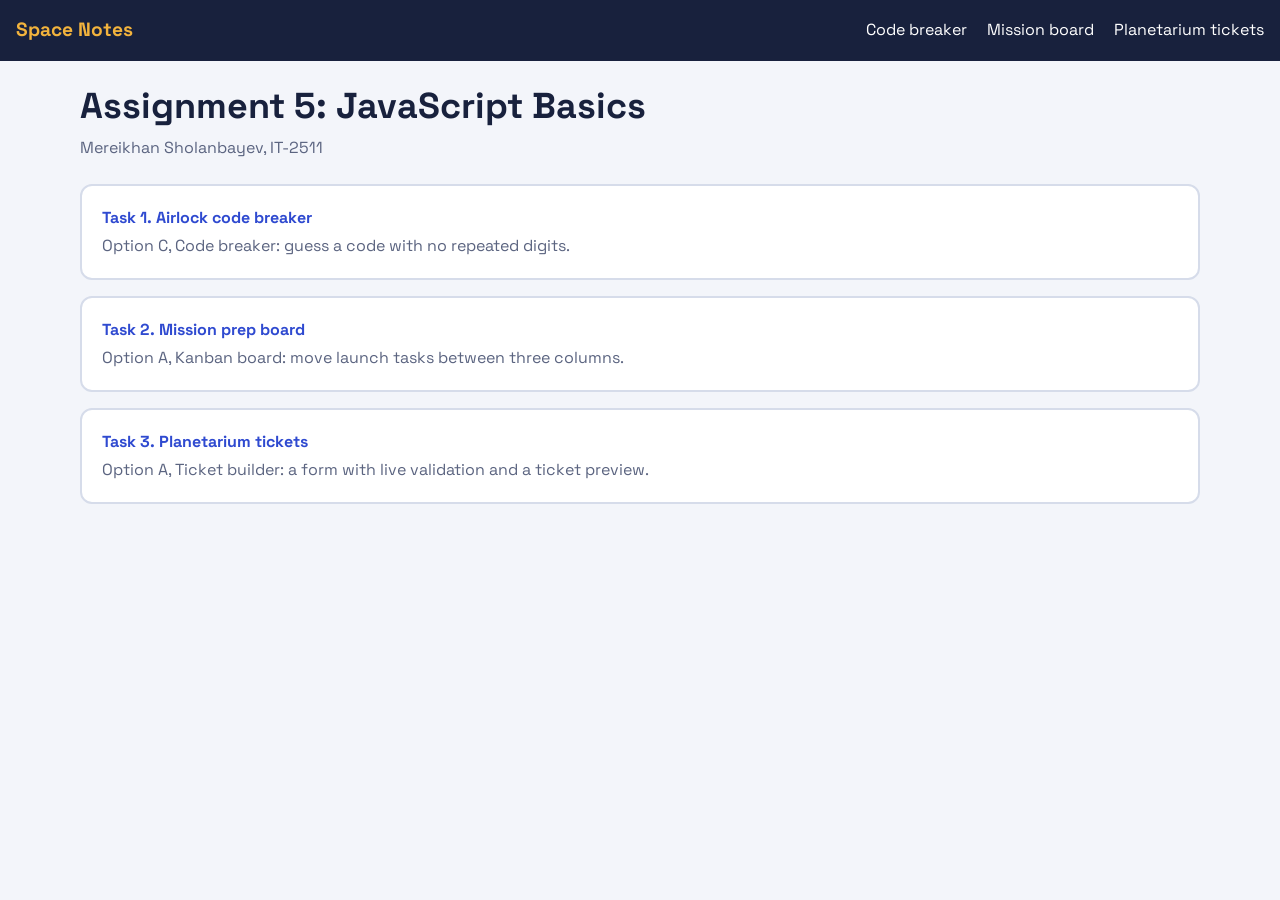
<file: index.html>
<!DOCTYPE html>
<html lang="en">
<head>
  <meta charset="UTF-8">
  <meta name="viewport" content="width=device-width, initial-scale=1">
  <title>Assignment 5: JavaScript Basics | Space Notes</title>
  <link rel="preconnect" href="https://fonts.googleapis.com">
  <link rel="preconnect" href="https://fonts.gstatic.com" crossorigin>
  <link href="https://fonts.googleapis.com/css2?family=Space+Grotesk:wght@400;700&amp;display=swap" rel="stylesheet">
  <link rel="stylesheet" href="css/style.css">
</head>
<body>
  <header class="site-header">
    <a class="brand" href="index.html">Space Notes</a>
    <nav class="site-nav" aria-label="Tasks">
      <a href="task1.html">Code breaker</a>
      <a href="task2.html">Mission board</a>
      <a href="task3.html">Planetarium tickets</a>
    </nav>
  </header>

  <main>
    <h1>Assignment 5: JavaScript Basics</h1>
    <p class="lead">Mereikhan Sholanbayev, IT-2511</p>
    <ul class="task-list">
      <li class="card">
        <a href="task1.html">Task 1. Airlock code breaker</a>
        <p>Option C, Code breaker: guess a code with no repeated digits.</p>
      </li>
      <li class="card">
        <a href="task2.html">Task 2. Mission prep board</a>
        <p>Option A, Kanban board: move launch tasks between three columns.</p>
      </li>
      <li class="card">
        <a href="task3.html">Task 3. Planetarium tickets</a>
        <p>Option A, Ticket builder: a form with live validation and a ticket preview.</p>
      </li>
    </ul>
  </main>
</body>
</html>
</file>
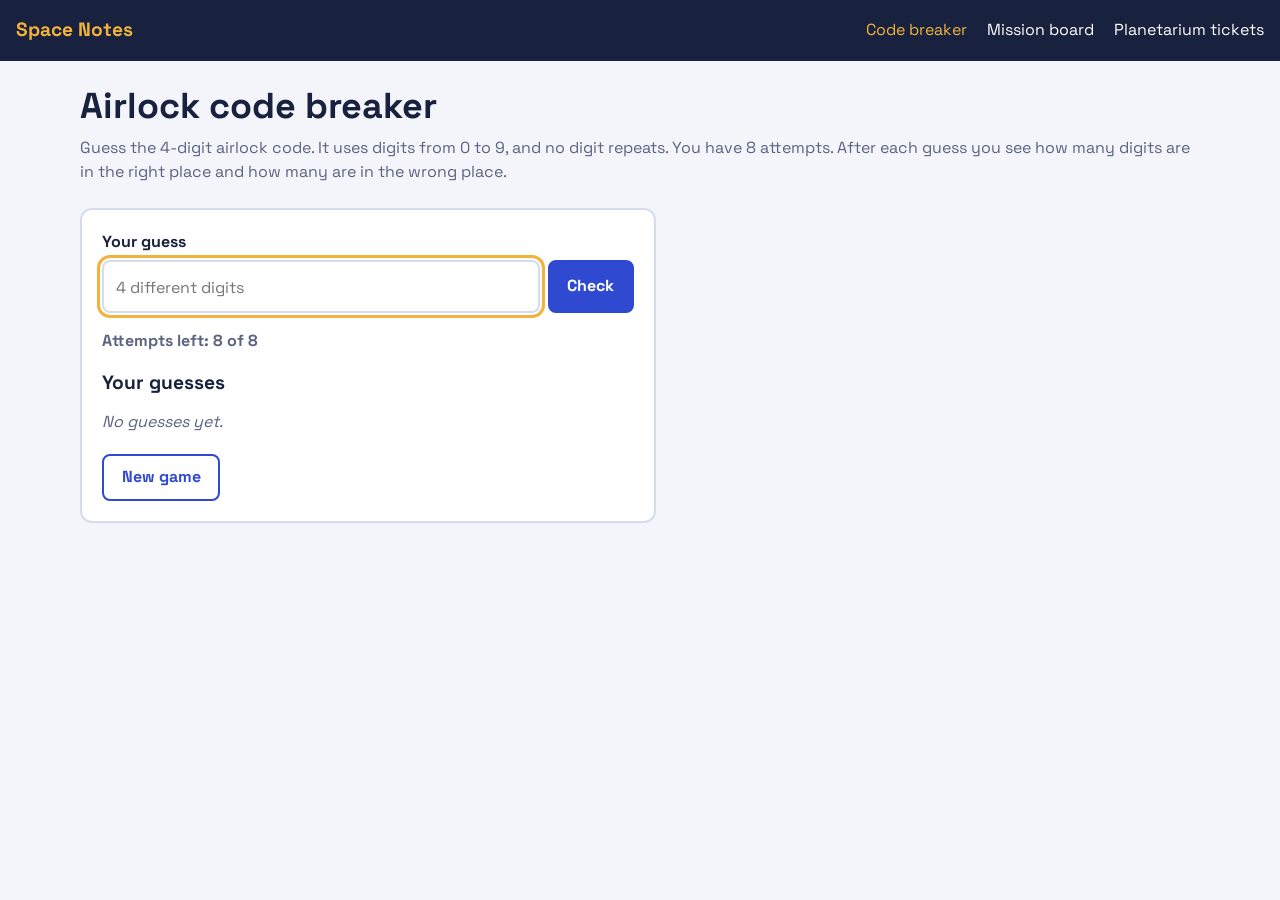
<file: task1.html>
<!DOCTYPE html>
<html lang="en">
<head>
  <meta charset="UTF-8">
  <meta name="viewport" content="width=device-width, initial-scale=1">
  <title>Airlock code breaker | Space Notes</title>
  <link rel="preconnect" href="https://fonts.googleapis.com">
  <link rel="preconnect" href="https://fonts.gstatic.com" crossorigin>
  <link href="https://fonts.googleapis.com/css2?family=Space+Grotesk:wght@400;700&amp;display=swap" rel="stylesheet">
  <link rel="stylesheet" href="css/style.css">
  <script src="js/task1.js" defer></script>
</head>
<body>
  <header class="site-header">
    <a class="brand" href="index.html">Space Notes</a>
    <nav class="site-nav" aria-label="Tasks">
      <a href="task1.html" aria-current="page">Code breaker</a>
      <a href="task2.html">Mission board</a>
      <a href="task3.html">Planetarium tickets</a>
    </nav>
  </header>

  <main>
    <h1>Airlock code breaker</h1>
    <p class="lead" id="rules"></p>

    <section class="card game" id="game" aria-label="Game">
      <form id="guess-form">
        <label for="guess">Your guess</label>
        <div class="guess-row">
          <input type="text" id="guess" name="guess" inputmode="numeric" autocomplete="off">
          <button type="submit" class="btn btn-primary" id="check">Check</button>
        </div>
      </form>
      <p class="message" id="message" role="status"></p>
      <p class="status-line" id="status"></p>
      <h2>Your guesses</h2>
      <ol class="history" id="history"></ol>
      <button type="button" class="btn" id="restart">New game</button>
    </section>
  </main>
</body>
</html>
</file>
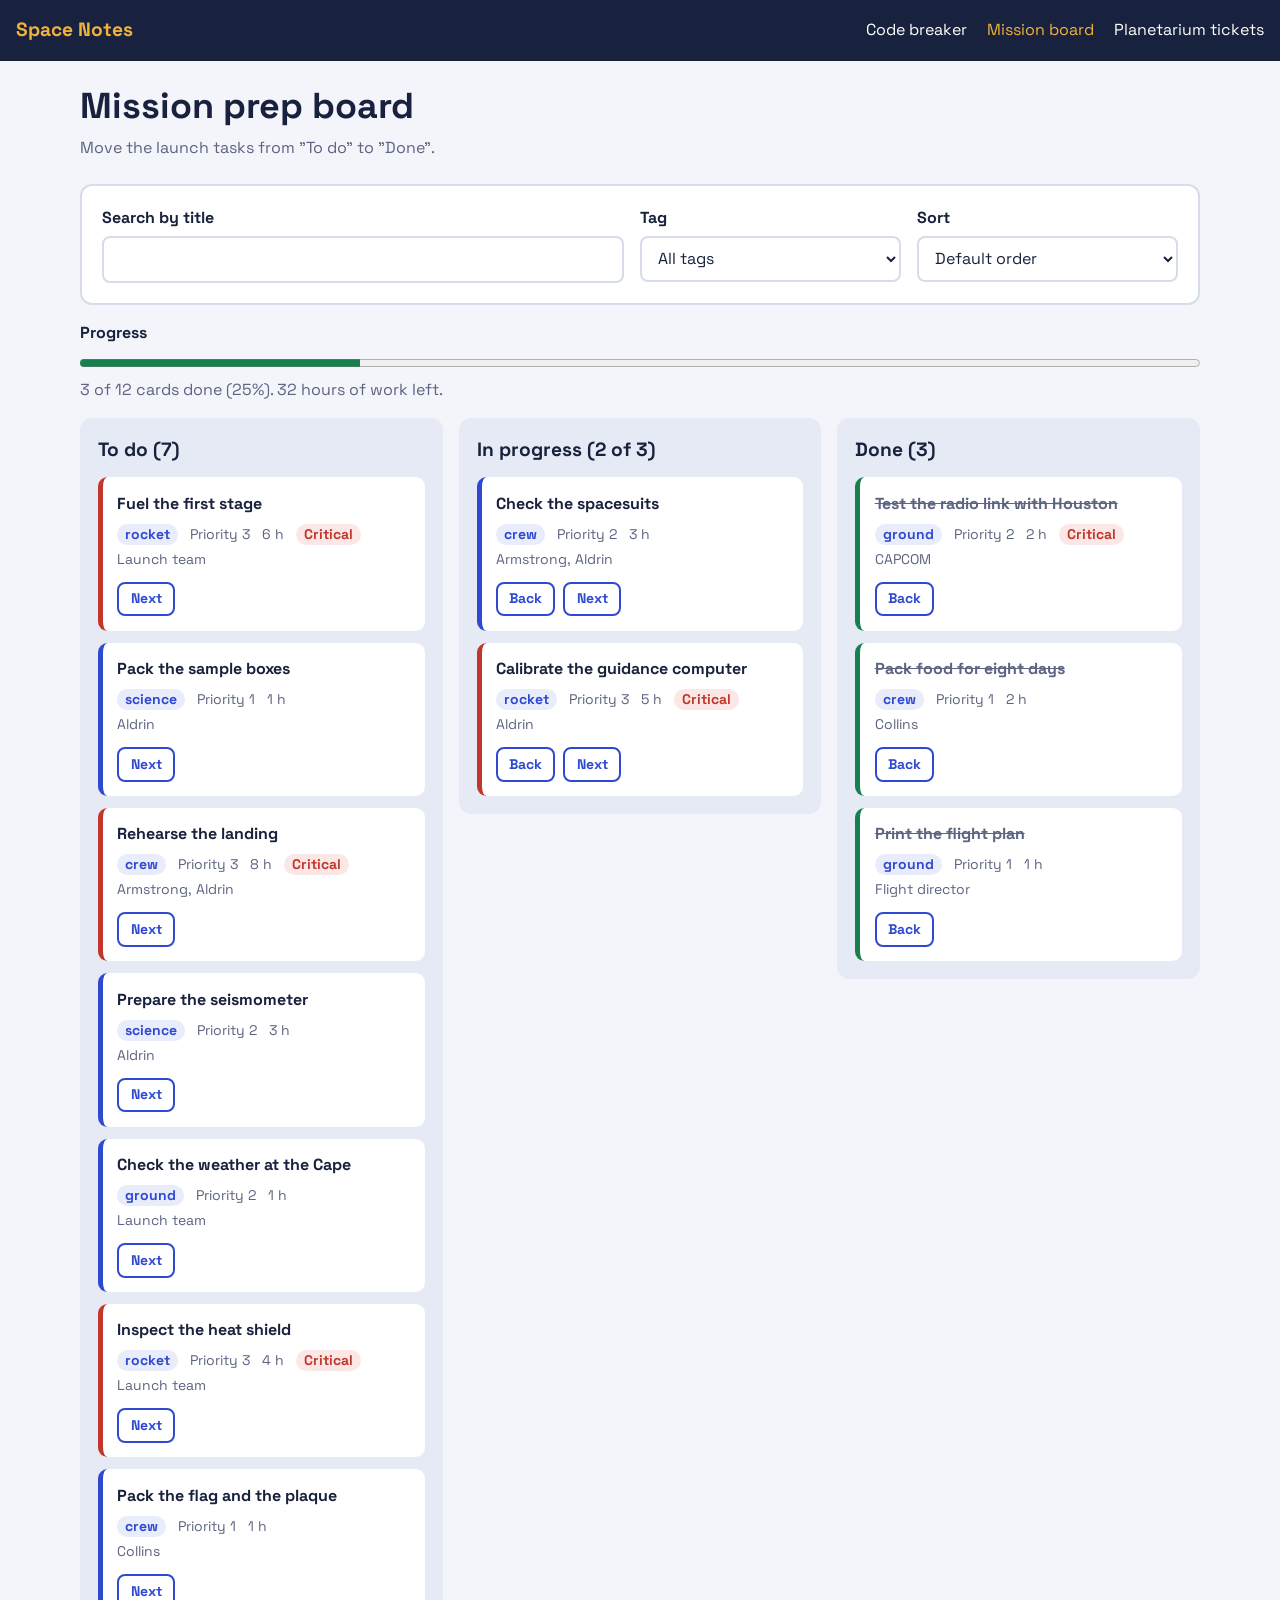
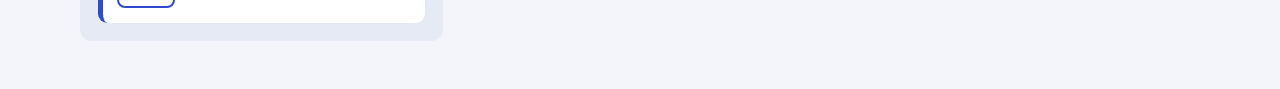
<file: task2.html>
<!DOCTYPE html>
<html lang="en">
<head>
  <meta charset="UTF-8">
  <meta name="viewport" content="width=device-width, initial-scale=1">
  <title>Mission prep board | Space Notes</title>
  <link rel="preconnect" href="https://fonts.googleapis.com">
  <link rel="preconnect" href="https://fonts.gstatic.com" crossorigin>
  <link href="https://fonts.googleapis.com/css2?family=Space+Grotesk:wght@400;700&amp;display=swap" rel="stylesheet">
  <link rel="stylesheet" href="css/style.css">
  <script src="js/task2.js" defer></script>
</head>
<body>
  <header class="site-header">
    <a class="brand" href="index.html">Space Notes</a>
    <nav class="site-nav" aria-label="Tasks">
      <a href="task1.html">Code breaker</a>
      <a href="task2.html" aria-current="page">Mission board</a>
      <a href="task3.html">Planetarium tickets</a>
    </nav>
  </header>

  <main>
    <h1>Mission prep board</h1>
    <p class="lead">Move the launch tasks from "To do" to "Done".</p>

    <div class="card toolbar">
      <div>
        <label for="search">Search by title</label>
        <input type="search" id="search" autocomplete="off">
      </div>
      <div>
        <label for="tag">Tag</label>
        <select id="tag">
          <option value="all">All tags</option>
        </select>
      </div>
      <div>
        <label for="sort">Sort</label>
        <select id="sort">
          <option value="none">Default order</option>
          <option value="high">Priority: high first</option>
          <option value="low">Priority: low first</option>
        </select>
      </div>
    </div>

    <div class="progress-box">
      <label for="progress">Progress</label>
      <progress id="progress"></progress>
      <p class="progress-text" id="progress-text"></p>
    </div>

    <p class="message" id="notice" role="status"></p>
    <p class="message" id="search-message"></p>
    <div class="board" id="board"></div>
  </main>
</body>
</html>
</file>
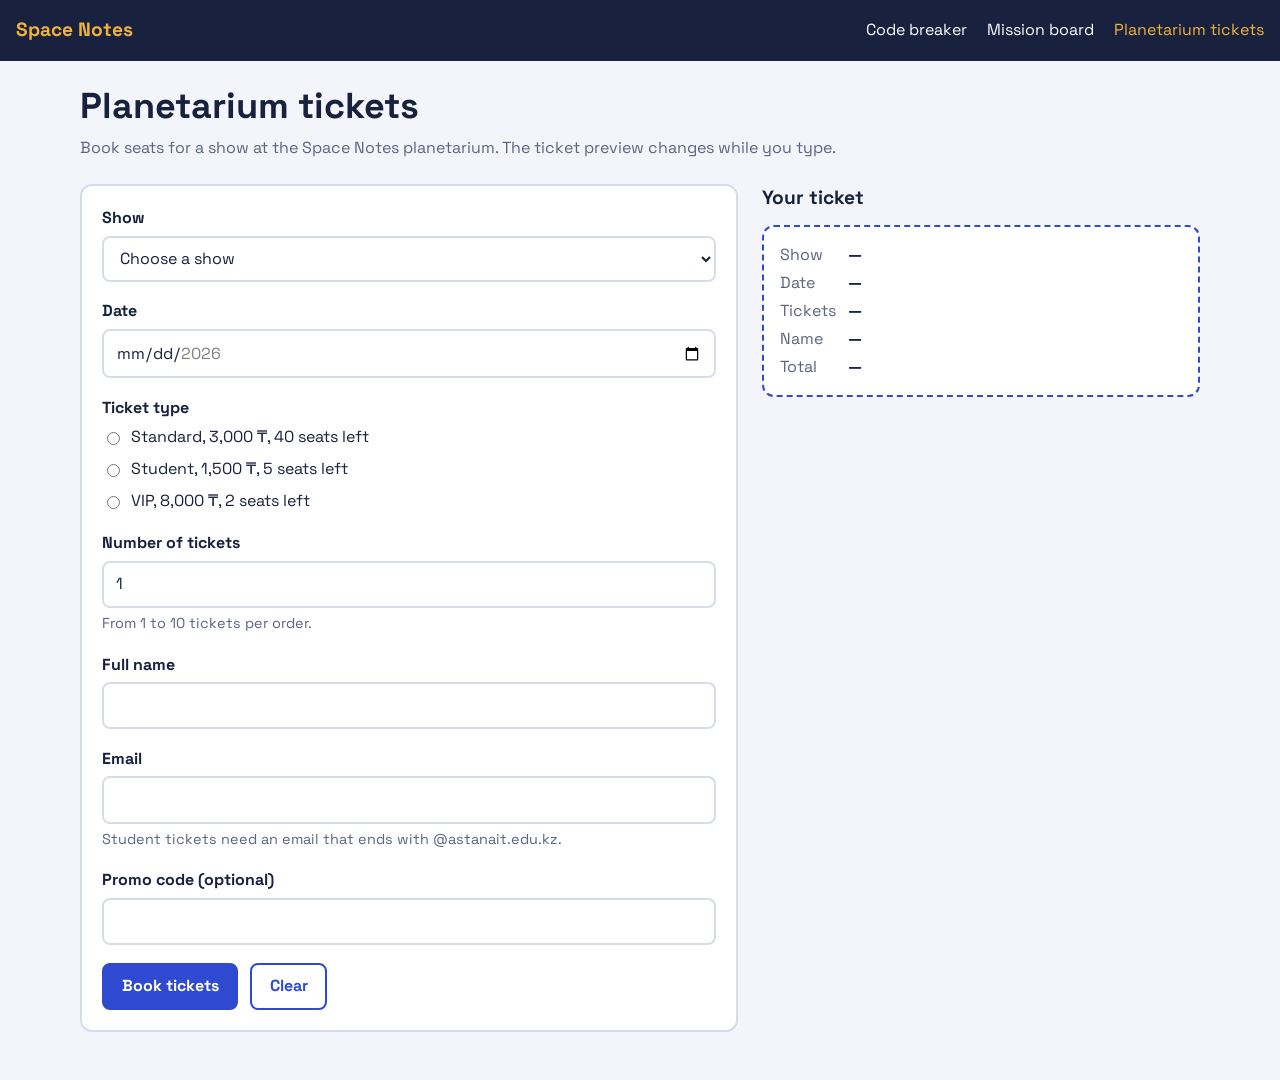
<file: task3.html>
<!DOCTYPE html>
<html lang="en">
<head>
  <meta charset="UTF-8">
  <meta name="viewport" content="width=device-width, initial-scale=1">
  <title>Planetarium tickets | Space Notes</title>
  <link rel="preconnect" href="https://fonts.googleapis.com">
  <link rel="preconnect" href="https://fonts.gstatic.com" crossorigin>
  <link href="https://fonts.googleapis.com/css2?family=Space+Grotesk:wght@400;700&amp;display=swap" rel="stylesheet">
  <link rel="stylesheet" href="css/style.css">
  <script src="js/task3.js" defer></script>
</head>
<body>
  <header class="site-header">
    <a class="brand" href="index.html">Space Notes</a>
    <nav class="site-nav" aria-label="Tasks">
      <a href="task1.html">Code breaker</a>
      <a href="task2.html">Mission board</a>
      <a href="task3.html" aria-current="page">Planetarium tickets</a>
    </nav>
  </header>

  <main>
    <h1>Planetarium tickets</h1>
    <p class="lead">Book seats for a show at the Space Notes planetarium. The ticket preview changes while you type.</p>

    <div class="layout">
      <form class="card" id="ticket-form">
        <p class="message" id="form-summary" role="alert"></p>

        <div class="field" data-field="show">
          <label for="show">Show</label>
          <select id="show" name="show" aria-describedby="show-error" required>
            <option value="">Choose a show</option>
          </select>
          <p class="field-error" id="show-error"></p>
        </div>

        <div class="field" data-field="date">
          <label for="date">Date</label>
          <input type="date" id="date" name="date" min="2026-11-01" max="2026-12-31" aria-describedby="date-error" required>
          <p class="field-error" id="date-error"></p>
        </div>

        <fieldset class="field" data-field="ticketType">
          <legend>Ticket type</legend>
          <div class="choices" id="type-choices"></div>
          <p class="field-error" id="ticketType-error"></p>
        </fieldset>

        <div class="field" data-field="quantity">
          <label for="quantity">Number of tickets</label>
          <input type="number" id="quantity" name="quantity" min="1" max="10" value="1" aria-describedby="quantity-hint quantity-error" required>
          <p class="hint" id="quantity-hint"></p>
          <p class="field-error" id="quantity-error"></p>
        </div>

        <div class="field" data-field="name">
          <label for="name">Full name</label>
          <input type="text" id="name" name="name" minlength="2" maxlength="40" autocomplete="name" aria-describedby="name-error" required>
          <p class="field-error" id="name-error"></p>
        </div>

        <div class="field" data-field="email">
          <label for="email">Email</label>
          <input type="email" id="email" name="email" autocomplete="email" aria-describedby="email-hint email-error" required>
          <p class="hint" id="email-hint"></p>
          <p class="field-error" id="email-error"></p>
        </div>

        <div class="field" data-field="promo">
          <label for="promo">Promo code (optional)</label>
          <input type="text" id="promo" name="promo" maxlength="12" autocomplete="off" aria-describedby="promo-error">
          <p class="field-error" id="promo-error"></p>
        </div>

        <div class="form-actions">
          <button type="submit" class="btn btn-primary">Book tickets</button>
          <button type="button" class="btn" id="clear">Clear</button>
        </div>
      </form>

      <aside aria-labelledby="preview-title">
        <h2 id="preview-title">Your ticket</h2>
        <div class="ticket" id="preview"></div>
        <div id="result"></div>
      </aside>
    </div>
  </main>
</body>
</html>
</file>
<file: css/style.css>
:root {
  --bg: #f3f5fa;
  --surface: #ffffff;
  --ink: #18213d;
  --muted: #5b6480;
  --border: #d6dcea;
  --primary: #2f4ad0;
  --primary-dark: #2137a3;
  --primary-soft: #e8ecfb;
  --accent: #f2b33d;
  --success: #17804f;
  --success-soft: #e3f5ec;
  --danger: #c2362c;
  --danger-soft: #fbe8e6;
  --radius: 0.75rem;
}

* {
  box-sizing: border-box;
}

body {
  margin: 0;
  font-family: "Space Grotesk", Arial, sans-serif;
  line-height: 1.5;
  color: var(--ink);
  background-color: var(--bg);
}

.site-header {
  display: flex;
  flex-wrap: wrap;
  align-items: center;
  justify-content: space-between;
  gap: 0.5rem 1.5rem;
  padding: 1rem;
  background-color: var(--ink);
}

.brand {
  color: var(--accent);
  font-size: 1.2rem;
  font-weight: 700;
  text-decoration: none;
}

.site-nav {
  display: flex;
  flex-wrap: wrap;
  gap: 0.25rem 1.25rem;
}

.site-nav a {
  color: #ffffff;
  text-decoration: none;
}

.site-nav a:hover,
.site-nav a[aria-current="page"] {
  color: var(--accent);
}

main {
  max-width: 72rem;
  margin: 0 auto;
  padding: 1.5rem 1rem 3rem;
}

h1 {
  margin: 0 0 0.5rem;
  font-size: 1.75rem;
  line-height: 1.2;
}

h2 {
  margin: 0 0 0.75rem;
  font-size: 1.2rem;
}

h3 {
  margin: 0 0 0.5rem;
  font-size: 1rem;
}

.lead {
  margin: 0 0 1.5rem;
  color: var(--muted);
}

.card {
  padding: 1.25rem;
  border: 2px solid var(--border);
  border-radius: var(--radius);
  background-color: var(--surface);
}

.btn {
  padding: 0.6rem 1.1rem;
  border: 2px solid var(--primary);
  border-radius: 0.5rem;
  background-color: var(--surface);
  color: var(--primary);
  font: inherit;
  font-weight: 700;
  cursor: pointer;
}

.btn:hover {
  background-color: var(--primary-soft);
}

.btn-primary {
  background-color: var(--primary);
  color: #ffffff;
}

.btn-primary:hover {
  border-color: var(--primary-dark);
  background-color: var(--primary-dark);
}

.btn:disabled {
  border-color: var(--border);
  background-color: var(--bg);
  color: var(--muted);
  cursor: not-allowed;
}

.btn-small {
  padding: 0.3rem 0.7rem;
  font-size: 0.875rem;
}

a:focus-visible,
.btn:focus-visible,
input:focus-visible,
select:focus-visible {
  outline: 3px solid var(--accent);
  outline-offset: 2px;
}

label,
legend {
  display: block;
  margin-bottom: 0.35rem;
  padding: 0;
  font-weight: 700;
}

input,
select {
  width: 100%;
  padding: 0.6rem 0.75rem;
  border: 2px solid var(--border);
  border-radius: 0.5rem;
  background-color: var(--surface);
  color: var(--ink);
  font: inherit;
}

input[type="radio"] {
  width: auto;
  accent-color: var(--primary);
}

input:disabled {
  background-color: var(--bg);
  color: var(--muted);
}

fieldset {
  min-width: 0;
  margin: 0;
  padding: 0;
  border: 0;
}

.message {
  margin: 0 0 1rem;
  padding: 0.75rem 1rem;
  border-radius: 0.5rem;
  background-color: var(--primary-soft);
}

.message:empty {
  display: none;
}

.message.is-error {
  background-color: var(--danger-soft);
  color: var(--danger);
}

.message.is-success {
  background-color: var(--success-soft);
  color: var(--success);
}

.task-list {
  display: grid;
  gap: 1rem;
  margin: 0;
  padding: 0;
  list-style: none;
}

.task-list a {
  display: block;
  color: var(--primary);
  font-weight: 700;
  text-decoration: none;
}

.task-list a:hover {
  text-decoration: underline;
}

.task-list p {
  margin: 0.25rem 0 0;
  color: var(--muted);
}

.game {
  max-width: 36rem;
}

.game.is-win {
  border-color: var(--success);
}

.game.is-loss {
  border-color: var(--danger);
}

.guess-row {
  display: flex;
  gap: 0.5rem;
  margin-bottom: 1rem;
}

.guess-row input {
  flex: 1;
  min-width: 0;
  font-size: 1.25rem;
  letter-spacing: 0.3em;
}

.guess-row input::placeholder {
  font-size: 1rem;
  letter-spacing: normal;
}

.message.is-win {
  background-color: var(--success);
  color: #ffffff;
  font-weight: 700;
}

.message.is-loss {
  background-color: var(--danger);
  color: #ffffff;
  font-weight: 700;
}

.status-line {
  margin: 0 0 1rem;
  color: var(--muted);
  font-weight: 700;
}

.history {
  display: grid;
  gap: 0.5rem;
  margin: 0 0 1.25rem;
  padding: 0;
  list-style: none;
}

.history:empty::before {
  content: "No guesses yet.";
  color: var(--muted);
  font-style: italic;
}

.history li {
  display: flex;
  flex-wrap: wrap;
  justify-content: space-between;
  gap: 0.25rem 1rem;
  padding: 0.5rem 0.75rem;
  border-radius: 0.5rem;
  background-color: var(--bg);
}

.history .code {
  font-weight: 700;
  letter-spacing: 0.3em;
}

.toolbar {
  display: grid;
  gap: 1rem;
  margin-bottom: 1rem;
}

.progress-box {
  margin-bottom: 1rem;
}

progress {
  width: 100%;
  height: 1rem;
  accent-color: var(--success);
}

.progress-text {
  margin: 0.25rem 0 0;
  color: var(--muted);
}

.board {
  display: grid;
  gap: 1rem;
}

.column {
  padding: 1rem;
  border: 2px solid transparent;
  border-radius: var(--radius);
  background-color: #e6eaf4;
}

.column.is-full {
  border-color: var(--accent);
}

.cards {
  display: grid;
  gap: 0.75rem;
  margin: 0;
  padding: 0;
  list-style: none;
}

.task-card {
  padding: 0.9rem;
  border-left: 5px solid var(--primary);
  border-radius: 0.6rem;
  background-color: var(--surface);
}

.task-card.is-critical {
  border-left-color: var(--danger);
}

.task-card.is-done {
  border-left-color: var(--success);
}

.task-card.is-done h3 {
  color: var(--muted);
  text-decoration: line-through;
}

.task-meta {
  display: flex;
  flex-wrap: wrap;
  gap: 0.25rem 0.75rem;
  margin: 0 0 0.25rem;
  color: var(--muted);
  font-size: 0.875rem;
}

.tag {
  padding: 0 0.5rem;
  border-radius: 1rem;
  background-color: var(--primary-soft);
  color: var(--primary);
  font-weight: 700;
}

.badge {
  padding: 0 0.5rem;
  border-radius: 1rem;
  background-color: var(--danger-soft);
  color: var(--danger);
  font-weight: 700;
}

.card-actions {
  display: flex;
  flex-wrap: wrap;
  gap: 0.5rem;
  margin-top: 0.75rem;
}

.empty {
  padding: 0.75rem;
  border: 2px dashed var(--border);
  border-radius: 0.6rem;
  color: var(--muted);
  font-style: italic;
  text-align: center;
}

.layout {
  display: grid;
  gap: 1.5rem;
}

.field {
  margin-bottom: 1.1rem;
}

.field.is-invalid input,
.field.is-invalid select {
  border-color: var(--danger);
  background-color: var(--danger-soft);
}

.field.is-valid input:not([type="radio"]),
.field.is-valid select {
  border-color: var(--success);
}

.field-error {
  margin: 0.35rem 0 0;
  color: var(--danger);
  font-size: 0.9rem;
  font-weight: 700;
}

.field-error:empty {
  display: none;
}

.hint {
  margin: 0.35rem 0 0;
  color: var(--muted);
  font-size: 0.9rem;
}

.choices {
  display: grid;
  gap: 0.5rem;
}

.choice {
  display: flex;
  align-items: center;
  gap: 0.5rem;
  margin: 0;
  font-weight: 400;
}

.choice.is-sold-out {
  color: var(--muted);
  text-decoration: line-through;
}

.form-actions {
  display: flex;
  flex-wrap: wrap;
  gap: 0.75rem;
}

.ticket {
  padding: 1rem;
  border: 2px dashed var(--primary);
  border-radius: var(--radius);
  background-color: var(--surface);
}

.ticket dl {
  display: grid;
  grid-template-columns: auto 1fr;
  gap: 0.25rem 0.75rem;
  margin: 0;
}

.ticket dt {
  color: var(--muted);
}

.ticket dd {
  margin: 0;
  font-weight: 700;
  overflow-wrap: anywhere;
}

.ticket-final {
  margin-top: 1rem;
  border-style: solid;
  border-color: var(--success);
  background-color: var(--success-soft);
}

.booking-code {
  margin: 0 0 0.75rem;
  font-size: 1.5rem;
  font-weight: 700;
  letter-spacing: 0.15em;
}

@media (min-width: 768px) {
  .toolbar {
    grid-template-columns: 2fr 1fr 1fr;
  }
}

@media (min-width: 960px) {
  h1 {
    font-size: 2.25rem;
  }

  .board {
    grid-template-columns: repeat(3, 1fr);
    align-items: start;
  }

  .layout {
    grid-template-columns: 3fr 2fr;
    align-items: start;
  }
}
</file>
